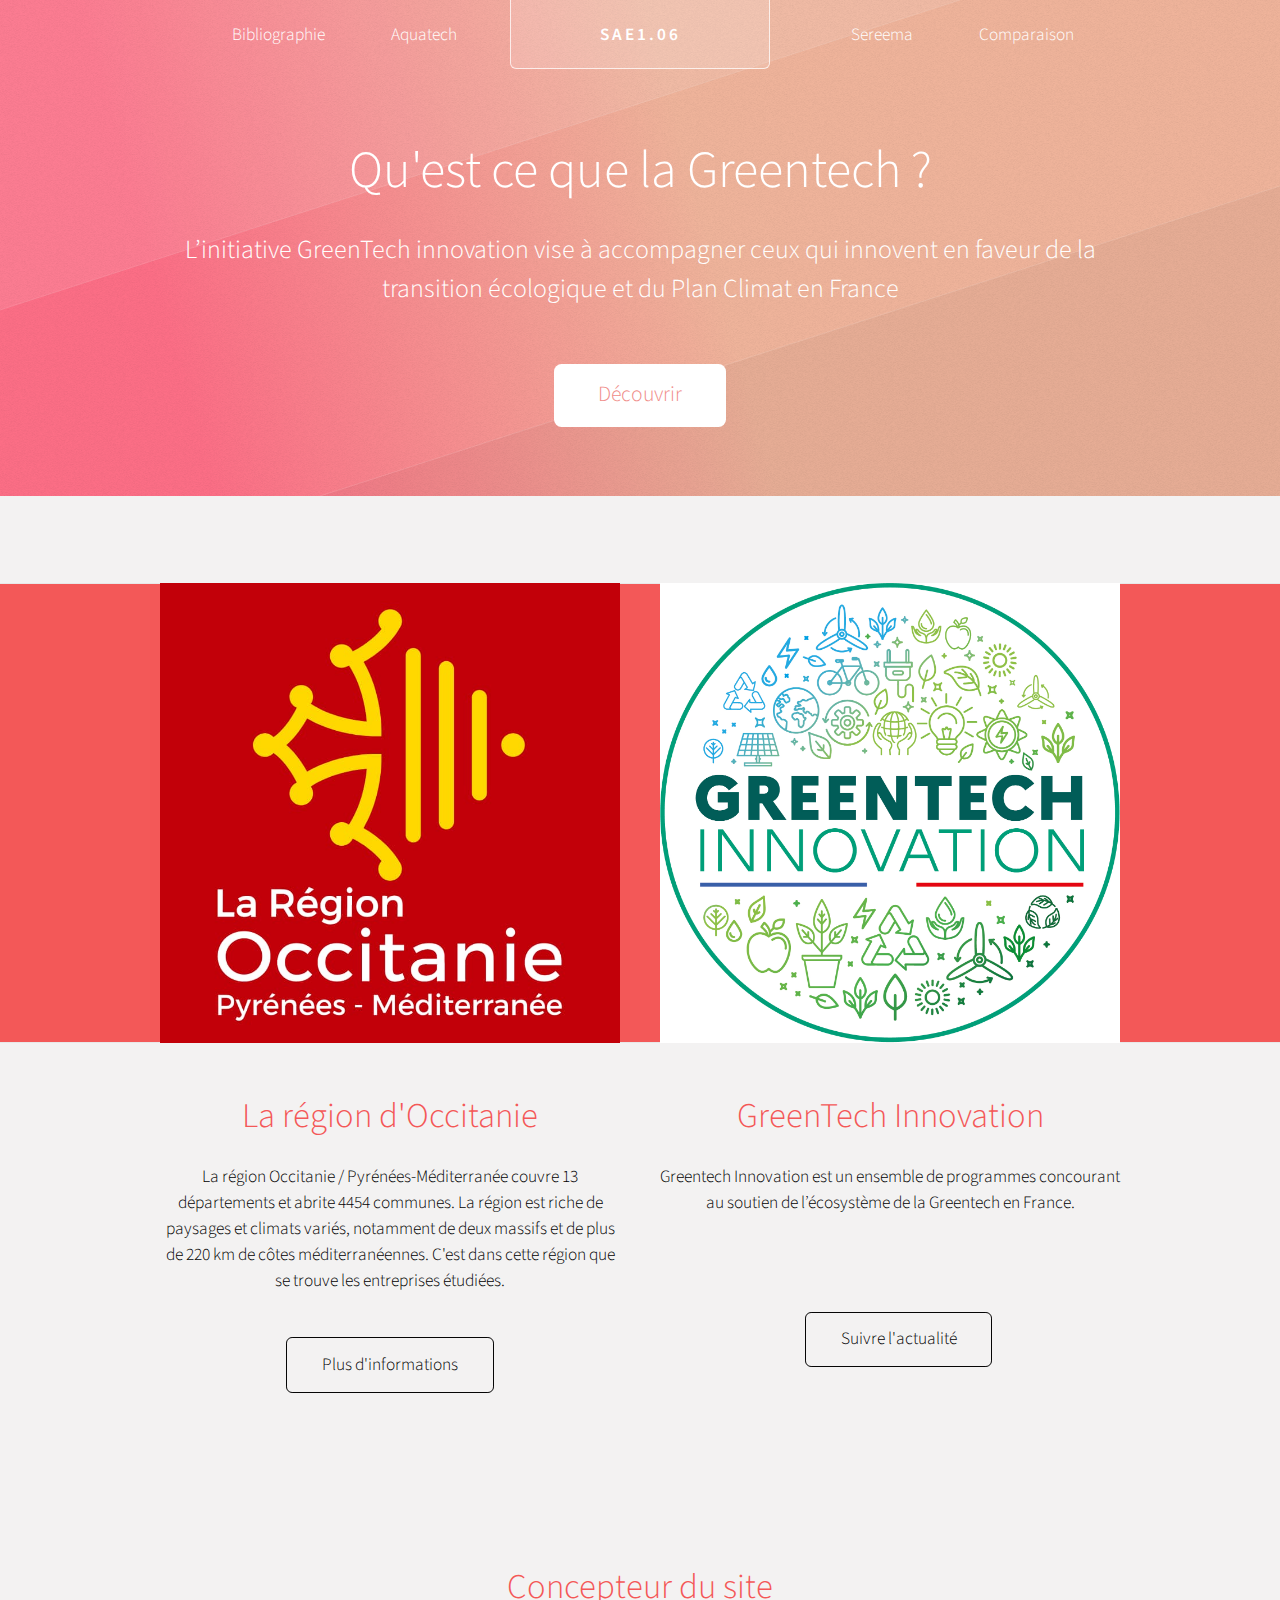
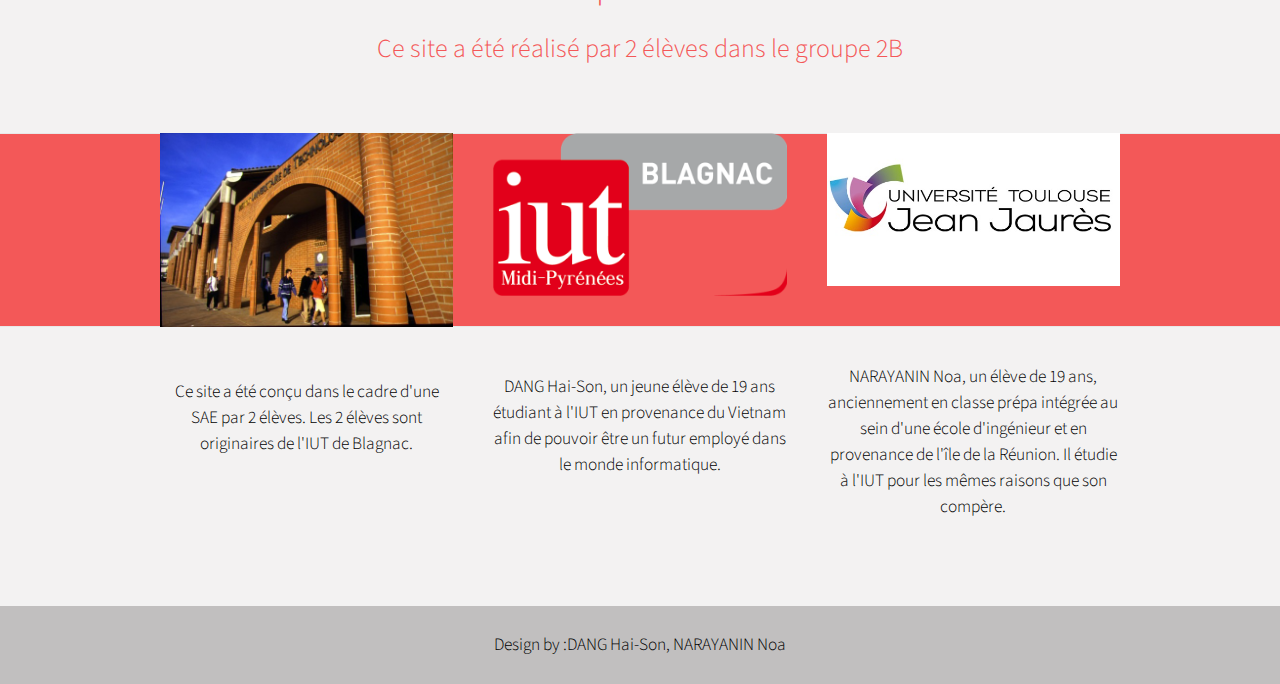
<file: index.html>
<!DOCTYPE HTML>

<html>
	<head>
		<title>SAE 1.06</title>
		<meta charset="utf-8" />
		<meta name="viewport" content="width=device-width, initial-scale=1, user-scalable=no" />
		<link rel="stylesheet" href="assets/css/main.css" />
	</head>
	<body class="homepage is-preload">
		<div id="page-wrapper">

			<!-- Header -->
				<div id="header-wrapper">
					<div id="header" class="container">

						<!-- Logo -->
							<h1 id="logo"><a href="index.html">SAE1.06</a></h1>

						<!-- Nav -->
							<nav id="nav">
								<ul>
									<li ><a href="bibliographie.html">Bibliographie</a></li>
									<li><a href="aquatech.html">Aquatech</a></li>
									
									<li class="break"><a href="sereema.html">Sereema</a></li>
									<li><a href="comparaison.html">Comparaison</a></li>
									
								</ul>
							</nav>

					</div>

					<!-- Hero -->
						<section id="hero" class="container">
							<header>
								<h2>Qu'est ce que la Greentech ?</h2>
							</header>
							<p>L’initiative GreenTech innovation vise à accompagner ceux qui innovent en faveur de la transition écologique et du Plan Climat en France</p>
							<ul class="actions">
								<li><a href="https://greentechinnovation.fr/" class="button">Découvrir</a></li>
							</ul>
						</section>

				</div>

			<!-- Features 1 -->
				<div class="wrapper">
					<div class="container">
						<div class="row">
							<section class="col-6 col-12-narrower feature">
								<div class="image-wrapper first">
									<a href="#" class="image featured first"><img src="Logo_Occitanie_2017.jpg" alt="" /></a>
								</div>
								<header>
									<h2>La région d'Occitanie
									
									</h2>
								</header>
								<p>La région Occitanie / Pyrénées-Méditerranée couvre 13 départements et abrite 4454 communes. La région est riche de paysages et climats variés, notamment de deux massifs et de plus de 220 km de côtes méditerranéennes.
									C'est dans cette région que se trouve les entreprises étudiées. 

																		</p>
								<ul class="actions">
									<li><a href="https://www.entreprises-occitanie.com/" class="button">Plus d'informations</a></li>
								</ul>
							</section>
							<section class="col-6 col-12-narrower feature">
								<div class="image-wrapper">
									<a href="#" class="image featured"><img src="logo-gt_innovation.jpg" alt="" /></a>
								</div>
								<header>
									<h2>GreenTech Innovation</h2>
								</header>
								<p>Greentech Innovation est un ensemble de programmes concourant au soutien de l’écosystème de la Greentech en France.<br><br></p>
								<ul class="actions">
									<br><li><a href="https://greentechinnovation.fr/nos-actualites/" class="button">Suivre l'actualité</a></li>
								</ul>
							</section>
						</div>
					</div>
				</div>

			
				
			<!-- Features 2 -->
				<div class="wrapper">
					<section class="container">
						<header class="major">
							<h2>Concepteur du site </h2>
							<p>Ce site a été réalisé par 2 élèves dans le groupe 2B</p>
						</header>
						<div class="row features">
							<section class="col-4 col-12-narrower feature">
								<div class="image-wrapper first">
									<a href="https://www.iut-blagnac.fr/fr/" class="image featured"><img src="entree1.jpg" alt="" /></a>
								</div>
								<p>Ce site a été conçu dans le cadre d'une SAE par 2 élèves. 
									Les 2 élèves sont originaires de l'IUT de Blagnac. </p>
							</section>
							<section class="col-4 col-12-narrower feature">
								<div class="image-wrapper">
									<a href="https://www.iut-blagnac.fr/fr/" class="image featured"><img src="Logo_IUT_Blagnac.png" alt="" /></a>
								</div>
								<p> <br> DANG Hai-Son, un jeune élève de 19 ans étudiant à l'IUT en provenance du Vietnam 
									afin de pouvoir être un futur employé dans le monde informatique.  </p>
							</section>
							
							<section class="col-4 col-12-narrower feature">
								<div class="image-wrapper">
									<a href="https://www.iut-blagnac.fr/fr/" class="image featured"><img src="Logo univ.jpg" alt="" /></a>
								</div>
								<p> <br>   NARAYANIN Noa, un élève de 19 ans, anciennement en classe prépa intégrée
								 au sein d'une école d'ingénieur et en provenance de l'île de la Réunion. 
								 Il étudie à l'IUT pour les mêmes raisons que son compère.     </p>
							</section>
						</div>
					</section>
				</div>

			
		</div>
		<p><center>Design by  :DANG Hai-Son, NARAYANIN Noa </center></p>
		<!-- Scripts -->
			<script src="assets/js/jquery.min.js"></script>
			<script src="assets/js/jquery.dropotron.min.js"></script>
			<script src="assets/js/browser.min.js"></script>
			<script src="assets/js/breakpoints.min.js"></script>
			<script src="assets/js/util.js"></script>
			<script src="assets/js/main.js"></script>

	</body>
</html>
</file>
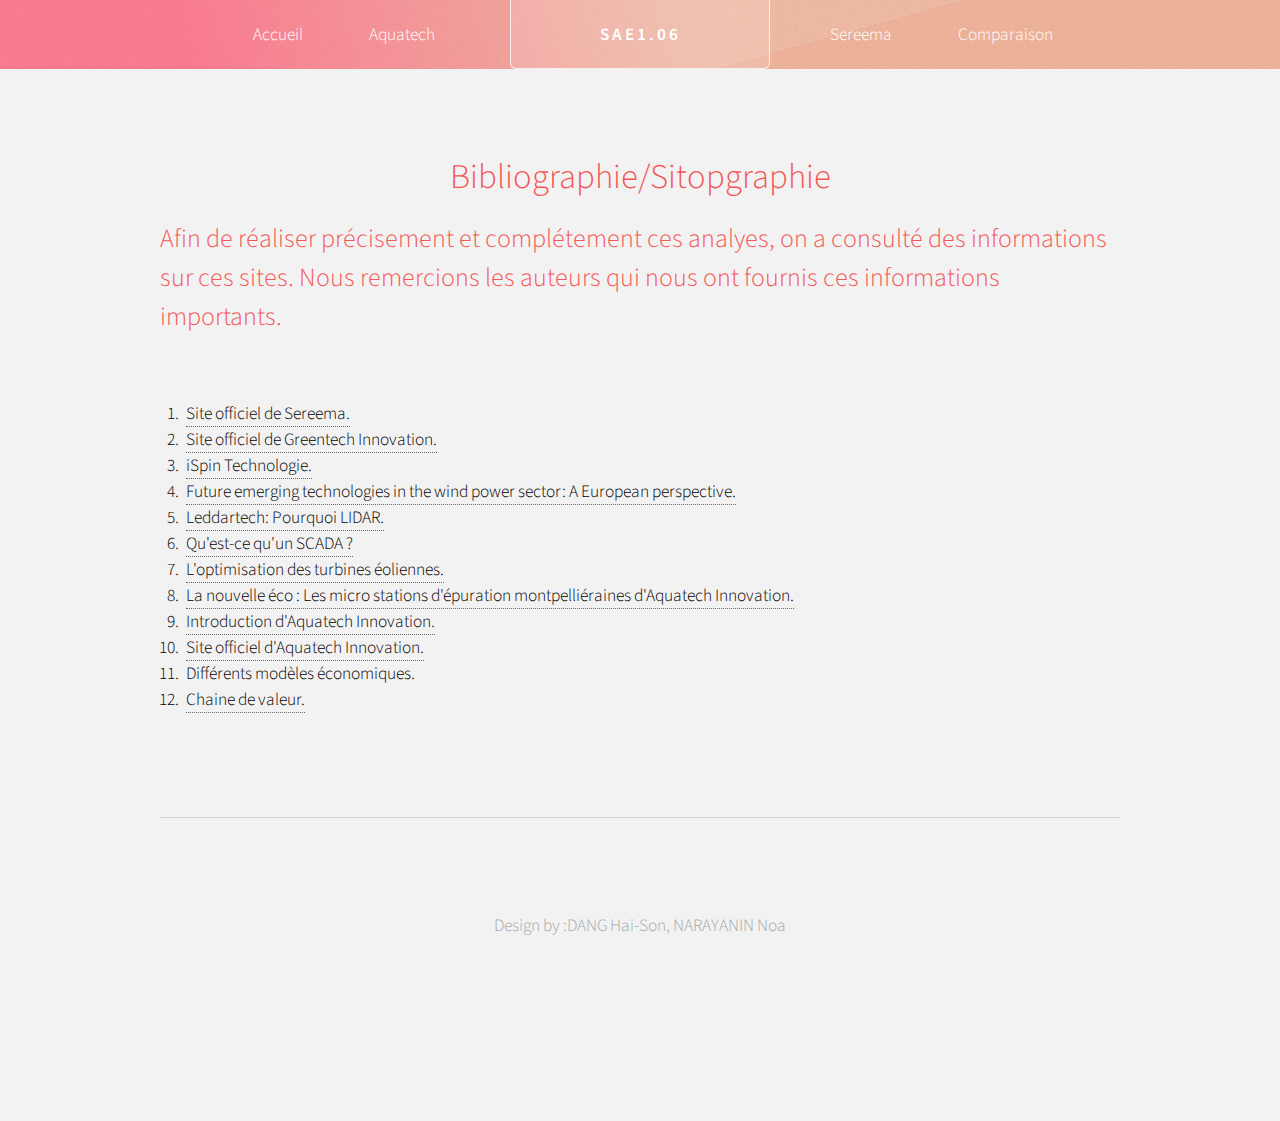
<file: bibliographie.html>
<!DOCTYPE HTML>

<html>
	<head>
		<title>Bibliographie/Sitographie</title>
		<meta charset="utf-8" />
		<meta name="viewport" content="width=device-width, initial-scale=1, user-scalable=no" />
		<link rel="stylesheet" href="assets/css/main.css" />
	</head>
	<body class="no-sidebar is-preload">
		<div id="page-wrapper">

			<!-- Header -->
				<div id="header-wrapper">
					<div id="header" class="container">

						<!-- Logo -->
							<h1 id="logo"><a href="index.html">SAE1.06</a></h1>

						<!-- Nav -->
							<nav id="nav">
								<ul>
									<li>
										<a href="index.html">Accueil</a>
									</li>
									<li><a href="aquatech.html">Aquatech</a></li>
									<li class="break"><a href="sereema.html">Sereema</a></li>
									<li><a href="comparaison.html">Comparaison</a></li>
								</ul>
							</nav>

					</div>
				</div>

			<!-- Main -->
				<div class="wrapper">
					<div class="container" id="main">

						<!-- Content -->
							<article id="content">
								<header>
									<h2><center>Bibliographie/Sitopgraphie</center></h2>
									<p>Afin de r&eacute;aliser pr&eacute;cisement et complétement ces analyes, on a consult&eacute; des informations sur ces sites.
										Nous remercions les auteurs qui nous ont fournis ces informations importants.
									</p>
								</header>
								<ol>
									<li><a href="http://www.sereema.com">Site officiel de Sereema.</a></li>
									<li><a href="https://greentechinnovation.fr/">Site officiel de Greentech Innovation.</a></li>
									<li><a href="https://www.ispin-ptp.com/ispin-technology/">iSpin Technologie.</a></li>
									<li><a href="https://www.sciencedirect.com/science/article/pii/S1364032119304782">Future emerging technologies in the wind power sector: A European perspective.</a></li>
									<li><a href="https://leddartech.com/fr/pourquoi-lidar/">Leddartech: Pourquoi LIDAR.</a></li>
									<li><a href="https://www.factorysoftware.fr/produit/supervision-et-controle/ihm-supervision-et-controle/quest-ce-que-scada#">Qu'est-ce qu'un SCADA ?</a></li>
									<li><a href="https://www.mita-teknik.com/products-solutions/wind/wind-turbine-optimization/">L'optimisation des turbines &eacute;oliennes.</a></li>
									<li><a href="https://www.francebleu.fr/infos/environnement/la-nouvelle-eco-aquatech-innovation-montpellier-recyclage-eaux-usees-environnement-station-d-1632765877">
										La nouvelle éco : Les micro stations d'épuration montpelliéraines d'Aquatech Innovation.
									</a></li>
									<li><a href="https://www.challenges.fr/start-up/details/aquatech-innovation_1130">Introduction d'Aquatech Innovation.</a></li>
									<li><a href="https://aquatech-innovation.com/">Site officiel d'Aquatech Innovation.</a></li>
									<li><a href="https://www.creerentreprise.fr/differents-modeles-economiques/"></a>Diff&eacute;rents mod&egrave;les &eacute;conomiques.</li>
									<li><a href="https://www.lecoindesentrepreneurs.fr/chaine-de-valeur/">Chaine de valeur.</a></li>
								</ol>
							</article>
						<div id="copyright" class="container">
							<p><center>Design by  :DANG Hai-Son, NARAYANIN Noa </center></p>
					</div>
				</div>

		</div>

		<!-- Scripts -->
			<script src="assets/js/jquery.min.js"></script>
			<script src="assets/js/jquery.dropotron.min.js"></script>
			<script src="assets/js/browser.min.js"></script>
			<script src="assets/js/breakpoints.min.js"></script>
			<script src="assets/js/util.js"></script>
			<script src="assets/js/main.js"></script>

	</body>
</html>
</file>
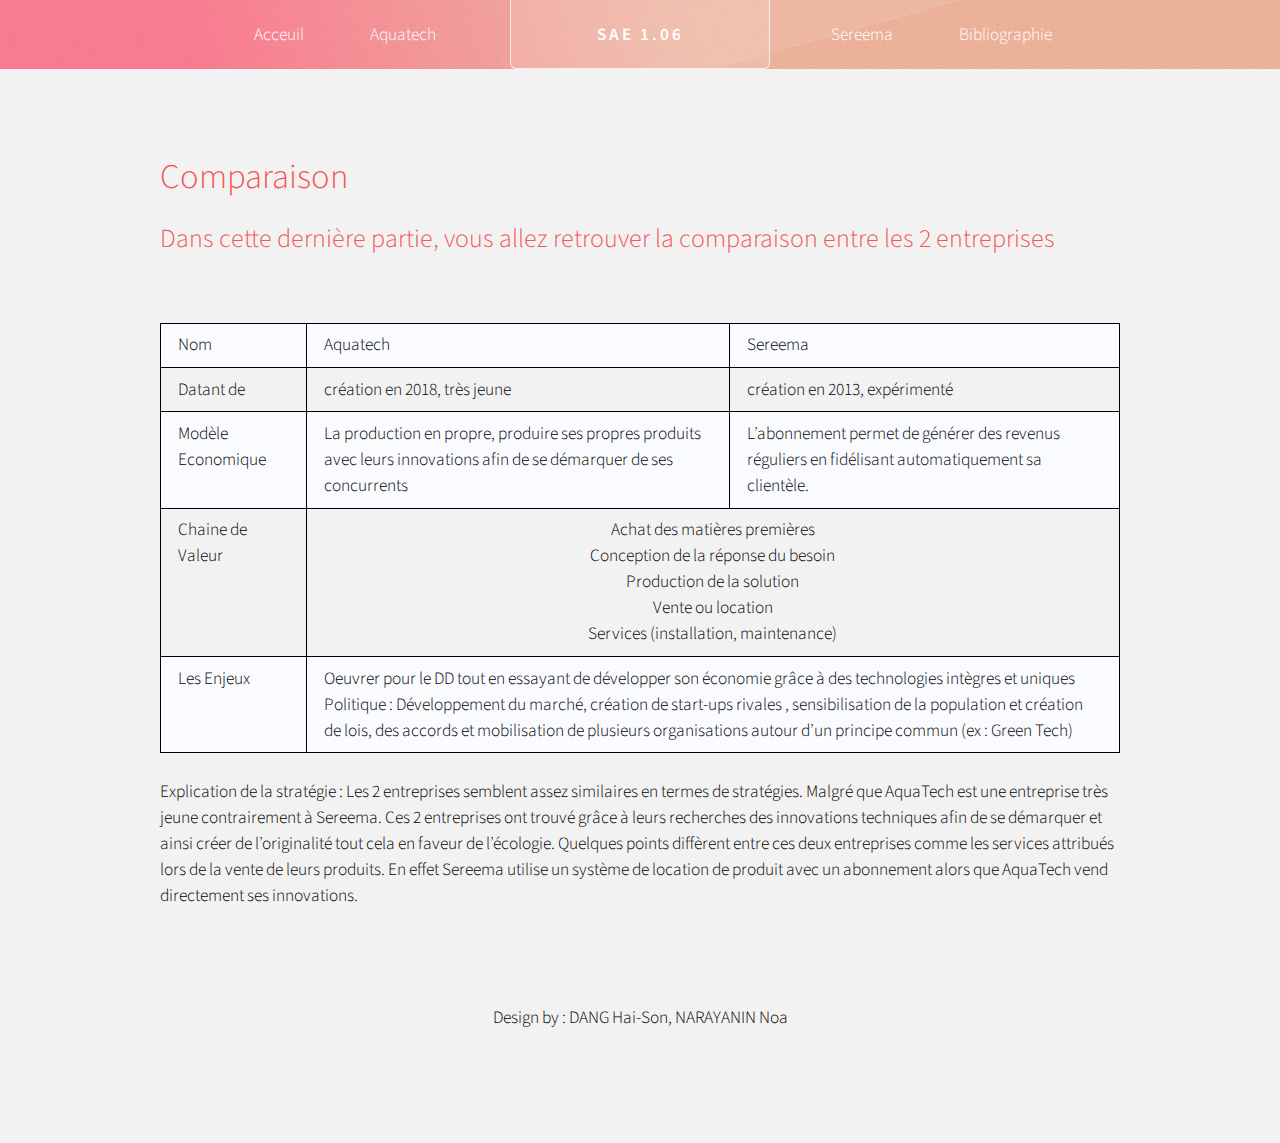
<file: comparaison.html>
<!DOCTYPE HTML>

<html>
	<head>
		<title>SAE 1.06</title>
		<meta charset="utf-8" />
		<meta name="viewport" content="width=device-width, initial-scale=1, user-scalable=no" />
		<link rel="stylesheet" href="assets/css/main.css" />
	</head>
	<body class="no-sidebar is-preload">
		<div id="page-wrapper">

			<!-- Header -->
				<div id="header-wrapper">
					<div id="header" class="container">

						<!-- Logo -->
							<h1 id="logo"><a href="index.html">SAE 1.06</a></h1>

						<!-- Nav -->
						<nav id="nav">
							<ul>
								<li>
									<a href="index.html">Acceuil</a>
									
								</li>
								<li><a href="aquatech.html">Aquatech</a></li>
								<li class="break"><a href="sereema.html">Sereema</a></li>
								<li><a href="bibliographie.html">Bibliographie</a></li>
							</ul>
						</nav>

					</div>
				</div>

			<!-- Main -->
				<div class="wrapper">
					<div class="container" id="main">

						<!-- Content -->
							<article id="content">
								<header>
									<h2>Comparaison </h2>
									<p>Dans cette dernière partie, vous allez retrouver la comparaison entre les 2 entreprises </p>
								</header>
								<table  class="default">
									
									<tr>
										<td> Nom </td>
										<td>Aquatech </td>
										<td>Sereema </td>
										
										
									</tr>
									<tr> 
										<td>Datant de </td>
										<td> création en 2018, très jeune </td>
										<td> création en 2013, expérimenté </td>
										
									</tr>
									<tr>
										<td>Modèle Economique</td>
										<td> La production en propre, produire ses propres produits avec leurs innovations afin de se démarquer de ses concurrents  </td>
										<td> L’abonnement permet de générer des revenus réguliers en fidélisant automatiquement sa clientèle.</td>


									</tr>
									<tr>
										<td>Chaine de Valeur</td>
										<td colspan="2"> <center>Achat des matières premières <br>
											Conception de la réponse du besoin <br>
											Production de la solution <br>
											Vente ou location <br>
											Services (installation, maintenance) <br> </center>
											</td>


									</tr>
									<tr>
										<td> Les Enjeux </td>
										<td colspan="2">
											Oeuvrer pour le DD tout en essayant de développer son économie grâce à des technologies intègres et uniques <br>
											Politique : Développement du marché, création de start-ups rivales , sensibilisation de la population et création de lois, des accords et mobilisation de plusieurs organisations autour d’un principe commun (ex : Green Tech)   

											</td>
									</tr>
								</table>
								
								<p>Explication de la stratégie : 

									Les 2 entreprises semblent assez similaires en termes de stratégies.
									 Malgré que AquaTech est une entreprise très jeune contrairement à Sereema. 
									 Ces 2 entreprises ont trouvé grâce à leurs recherches des innovations techniques afin de se démarquer et ainsi créer de l’originalité tout cela en faveur de l’écologie. 
									 Quelques points diffèrent entre ces deux entreprises comme les services attribués lors de la vente de leurs produits. 
									 En effet Sereema utilise un système de location de produit avec un abonnement alors que AquaTech vend directement ses innovations. 
									</p>
								
							</article>

						
					</div>
					<p><center>Design by  : DANG Hai-Son, NARAYANIN Noa </center></p>
				</div>

		</div>

		<!-- Scripts -->
			<script src="assets/js/jquery.min.js"></script>
			<script src="assets/js/jquery.dropotron.min.js"></script>
			<script src="assets/js/browser.min.js"></script>
			<script src="assets/js/breakpoints.min.js"></script>
			<script src="assets/js/util.js"></script>
			<script src="assets/js/main.js"></script>

	</body>
</html>
</file>
<file: assets/css/main.css>
@import url("fontawesome-all.min.css");
@import url("https://fonts.googleapis.com/css?family=Source+Sans+Pro:300,300italic,400,400italic,600");



html, body, div, span, applet, object,
iframe, h1, h2, h3, h4, h5, h6, p, blockquote,
pre, a, abbr, acronym, address, big, cite,
code, del, dfn, em, img, ins, kbd, q, s, samp,
small, strike, strong, sub, sup, tt, var, b,
u, i, center, dl, dt, dd, ol, ul, li, fieldset,
form, label, legend, table, caption, tbody,
tfoot, thead, tr, th, td, article, aside,
canvas, details, embed, figure, figcaption,
footer, header, hgroup, menu, nav, output, ruby,
section, summary, time, mark, audio, video {
	margin: 0;
	padding: 0;
	border: 0;
	font-size: 100%;
	font: inherit;
	vertical-align: baseline;}

article, aside, details, figcaption, figure,
footer, header, hgroup, menu, nav, section {
	display: block;}

body {
	line-height: 1;
	
}

ol, ul {
	list-style: none;
}

blockquote, q {
	quotes: none;
}

	blockquote:before, blockquote:after, q:before, q:after {
		content: '';
		content: none;
	}

table {
	border-collapse: collapse;
	border-spacing: 0;
}

body {
	-webkit-text-size-adjust: none;
}

mark {
	background-color: transparent;
	color: inherit;
}

input::-moz-focus-inner {
	border: 0;
	padding: 0;
}

input, select, textarea {
	-moz-appearance: none;
	-webkit-appearance: none;
	-ms-appearance: none;
	appearance: none;
}

/* Basic */

	@-ms-viewport {
		width: device-width;
	}

	html {
		box-sizing: border-box;
	}

	*, *:before, *:after {
		box-sizing: inherit;
	}

	body {
		background: #adababc2;
		font-family: 'Source Sans Pro', sans-serif;
		font-weight: 300;
		color: #000000;
		line-height: 1.75em;
		font-size: 14pt;
	}

		body.is-preload *, body.is-preload *:before, body.is-preload *:after {
			-moz-animation: none !important;
			-webkit-animation: none !important;
			-ms-animation: none !important;
			animation: none !important;
			-moz-transition: none !important;
			-webkit-transition: none !important;
			-ms-transition: none !important;
			transition: none !important;
		}

	input, textarea, select {
		font-family: 'Source Sans Pro', sans-serif;
		font-weight: 300;
		color: #52575c;
		line-height: 1.75em;
		font-size: 15pt;
	}

	h1, h2, h3, h4, h5, h6 {
		font-weight: 300;
		color: #F35858;
	}

	h1 a, h2 a, h3 a, h4 a, h5 a, h6 a {
		color: inherit;
		text-decoration: none;
	}

	h2 {
		font-size: 2em;
		line-height: 1.25em;
	}

	h3 {
		font-size: 1.5em;
		line-height: 1.5em;
	}

	a {
		-moz-transition: color 0.25s ease-in-out, border-color 0.25s ease-in-out, background-color 0.25s ease-in-out;
		-webkit-transition: color 0.25s ease-in-out, border-color 0.25s ease-in-out, background-color 0.25s ease-in-out;
		-ms-transition: color 0.25s ease-in-out, border-color 0.25s ease-in-out, background-color 0.25s ease-in-out;
		transition: color 0.25s ease-in-out, border-color 0.25s ease-in-out, background-color 0.25s ease-in-out;
		color: inherit;
		text-decoration: none;
		border-bottom: dotted 1px #62676c;
	}

		a:hover {
			color: #f35858;
			border-bottom-color: rgba(255, 255, 255, 0);
		}

	strong, b {
		font-weight: 400;
		color: #F35858;
	}

	em, i {
		font-style: italic;
	}

	sub {
		position: relative;
		top: 0.5em;
		font-size: 0.8em;
	}

	sup {
		position: relative;
		top: -0.5em;
		font-size: 0.8em;
	}

	hr {
		border: 0;
		border-top: solid 1px #c2c7cc;
	}

	blockquote {
		border-left: solid 0.5em #c2c7cc;
		padding: 1em 0 1em 2em;
		font-style: italic;
	}

	p, ul, ol, dl, table {
		margin-bottom: 1.5em;
	}

	br.clear {
		clear: both;
	}

	.features {
		margin-bottom: 1.5em;
	}

	.feature {
		text-align: center;
	}

/* Sections/Article */

	section, article {
		margin-bottom: 3em;
	}

	section > :last-child,
	article > :last-child,
	section:last-child,
	article:last-child {
		margin-bottom: 0;
	}

	.row > section, .row > article {
		margin-bottom: 0;
	}

	header {
		margin-bottom: 1.5em;
	}

		header > p {
			display: block;
			color: #f35858;
			padding: 0.75em 0 1em 0;
			font-size: 1.5em;
			line-height: 1.5em;
		}

		header.major {
			text-align: center;
		}

/* Container */

	.container {
		margin: 0 auto;
		max-width: 100%;
		width: 1200px;
	}

		@media screen and (max-width: 1280px) {

			.container {
				width: 960px;
			}

		}

		@media screen and (max-width: 1080px) {

			.container {
				width: 100%;
			}

		}

		@media screen and (max-width: 820px) {

			.container {
				width: 100%;
			}

		}

		@media screen and (max-width: 736px) {

			.container {
				width: 100%;
			}

		}

		@media screen and (max-width: 480px) {

			.container {
				width: 100%;
			}

		}

/* Row */

	.row {
		display: flex;
		flex-wrap: wrap;
		box-sizing: border-box;
		align-items: stretch;
	}

		.row > * {
			box-sizing: border-box;
		}

		.row.gtr-uniform > * > :last-child {
			margin-bottom: 0;
		}

		.row.aln-left {
			justify-content: flex-start;
		}

		.row.aln-center {
			justify-content: center;
		}

		.row.aln-right {
			justify-content: flex-end;
		}

		.row.aln-top {
			align-items: flex-start;
		}

		.row.aln-middle {
			align-items: center;
		}

		.row.aln-bottom {
			align-items: flex-end;
		}

		.row > .imp {
			order: -1;
		}

		.row > .col-1 {
			width: 8.33333%;
		}

		.row > .off-1 {
			margin-left: 8.33333%;
		}

		.row > .col-2 {
			width: 16.66667%;
		}

		.row > .off-2 {
			margin-left: 16.66667%;
		}

		.row > .col-3 {
			width: 25%;
		}

		.row > .off-3 {
			margin-left: 25%;
		}

		.row > .col-4 {
			width: 33.33333%;
		}

		.row > .off-4 {
			margin-left: 33.33333%;
		}

		.row > .col-5 {
			width: 41.66667%;
		}

		.row > .off-5 {
			margin-left: 41.66667%;
		}

		.row > .col-6 {
			width: 50%;
		}

		.row > .off-6 {
			margin-left: 50%;
		}

		.row > .col-7 {
			width: 58.33333%;
		}

		.row > .off-7 {
			margin-left: 58.33333%;
		}

		.row > .col-8 {
			width: 66.66667%;
		}

		.row > .off-8 {
			margin-left: 66.66667%;
		}

		.row > .col-9 {
			width: 75%;
		}

		.row > .off-9 {
			margin-left: 75%;
		}

		.row > .col-10 {
			width: 83.33333%;
		}

		.row > .off-10 {
			margin-left: 83.33333%;
		}

		.row > .col-11 {
			width: 91.66667%;
		}

		.row > .off-11 {
			margin-left: 91.66667%;
		}

		.row > .col-12 {
			width: 100%;
		}

		.row > .off-12 {
			margin-left: 100%;
		}

		.row.gtr-0 {
			margin-top: 0px;
			margin-left: 0px;
		}

			.row.gtr-0 > * {
				padding: 0px 0 0 0px;
			}

			.row.gtr-0.gtr-uniform {
				margin-top: 0px;
			}

				.row.gtr-0.gtr-uniform > * {
					padding-top: 0px;
				}

		.row.gtr-25 {
			margin-top: -12.5px;
			margin-left: -12.5px;
		}

			.row.gtr-25 > * {
				padding: 12.5px 0 0 12.5px;
			}

			.row.gtr-25.gtr-uniform {
				margin-top: -12.5px;
			}

				.row.gtr-25.gtr-uniform > * {
					padding-top: 12.5px;
				}

		.row.gtr-50 {
			margin-top: -25px;
			margin-left: -25px;
		}

			.row.gtr-50 > * {
				padding: 25px 0 0 25px;
			}

			.row.gtr-50.gtr-uniform {
				margin-top: -25px;
			}

				.row.gtr-50.gtr-uniform > * {
					padding-top: 25px;
				}

		.row {
			margin-top: -50px;
			margin-left: -50px;
		}

			.row > * {
				padding: 50px 0 0 50px;
			}

			.row.gtr-uniform {
				margin-top: -50px;
			}

				.row.gtr-uniform > * {
					padding-top: 50px;
				}

		.row.gtr-150 {
			margin-top: -75px;
			margin-left: -75px;
		}

			.row.gtr-150 > * {
				padding: 75px 0 0 75px;
			}

			.row.gtr-150.gtr-uniform {
				margin-top: -75px;
			}

				.row.gtr-150.gtr-uniform > * {
					padding-top: 75px;
				}

		.row.gtr-200 {
			margin-top: -100px;
			margin-left: -100px;
		}

			.row.gtr-200 > * {
				padding: 100px 0 0 100px;
			}

			.row.gtr-200.gtr-uniform {
				margin-top: -100px;
			}

				.row.gtr-200.gtr-uniform > * {
					padding-top: 100px;
				}

		@media screen and (max-width: 1280px) {

			.row {
				display: flex;
				flex-wrap: wrap;
				box-sizing: border-box;
				align-items: stretch;
			}

				.row > * {
					box-sizing: border-box;
				}

				.row.gtr-uniform > * > :last-child {
					margin-bottom: 0;
				}

				.row.aln-left {
					justify-content: flex-start;
				}

				.row.aln-center {
					justify-content: center;
				}

				.row.aln-right {
					justify-content: flex-end;
				}

				.row.aln-top {
					align-items: flex-start;
				}

				.row.aln-middle {
					align-items: center;
				}

				.row.aln-bottom {
					align-items: flex-end;
				}

				.row > .imp-normal {
					order: -1;
				}

				.row > .col-1-normal {
					width: 8.33333%;
				}

				.row > .off-1-normal {
					margin-left: 8.33333%;
				}

				.row > .col-2-normal {
					width: 16.66667%;
				}

				.row > .off-2-normal {
					margin-left: 16.66667%;
				}

				.row > .col-3-normal {
					width: 25%;
				}

				.row > .off-3-normal {
					margin-left: 25%;
				}

				.row > .col-4-normal {
					width: 33.33333%;
				}

				.row > .off-4-normal {
					margin-left: 33.33333%;
				}

				.row > .col-5-normal {
					width: 41.66667%;
				}

				.row > .off-5-normal {
					margin-left: 41.66667%;
				}

				.row > .col-6-normal {
					width: 50%;
				}

				.row > .off-6-normal {
					margin-left: 50%;
				}

				.row > .col-7-normal {
					width: 58.33333%;
				}

				.row > .off-7-normal {
					margin-left: 58.33333%;
				}

				.row > .col-8-normal {
					width: 66.66667%;
				}

				.row > .off-8-normal {
					margin-left: 66.66667%;
				}

				.row > .col-9-normal {
					width: 75%;
				}

				.row > .off-9-normal {
					margin-left: 75%;
				}

				.row > .col-10-normal {
					width: 83.33333%;
				}

				.row > .off-10-normal {
					margin-left: 83.33333%;
				}

				.row > .col-11-normal {
					width: 91.66667%;
				}

				.row > .off-11-normal {
					margin-left: 91.66667%;
				}

				.row > .col-12-normal {
					width: 100%;
				}

				.row > .off-12-normal {
					margin-left: 100%;
				}

				.row.gtr-0 {
					margin-top: 0px;
					margin-left: 0px;
				}

					.row.gtr-0 > * {
						padding: 0px 0 0 0px;
					}

					.row.gtr-0.gtr-uniform {
						margin-top: 0px;
					}

						.row.gtr-0.gtr-uniform > * {
							padding-top: 0px;
						}

				.row.gtr-25 {
					margin-top: -10px;
					margin-left: -10px;
				}

					.row.gtr-25 > * {
						padding: 10px 0 0 10px;
					}

					.row.gtr-25.gtr-uniform {
						margin-top: -10px;
					}

						.row.gtr-25.gtr-uniform > * {
							padding-top: 10px;
						}

				.row.gtr-50 {
					margin-top: -20px;
					margin-left: -20px;
				}

					.row.gtr-50 > * {
						padding: 20px 0 0 20px;
					}

					.row.gtr-50.gtr-uniform {
						margin-top: -20px;
					}

						.row.gtr-50.gtr-uniform > * {
							padding-top: 20px;
						}

				.row {
					margin-top: -40px;
					margin-left: -40px;
				}

					.row > * {
						padding: 40px 0 0 40px;
					}

					.row.gtr-uniform {
						margin-top: -40px;
					}

						.row.gtr-uniform > * {
							padding-top: 40px;
						}

				.row.gtr-150 {
					margin-top: -60px;
					margin-left: -60px;
				}

					.row.gtr-150 > * {
						padding: 60px 0 0 60px;
					}

					.row.gtr-150.gtr-uniform {
						margin-top: -60px;
					}

						.row.gtr-150.gtr-uniform > * {
							padding-top: 60px;
						}

				.row.gtr-200 {
					margin-top: -80px;
					margin-left: -80px;
				}

					.row.gtr-200 > * {
						padding: 80px 0 0 80px;
					}

					.row.gtr-200.gtr-uniform {
						margin-top: -80px;
					}

						.row.gtr-200.gtr-uniform > * {
							padding-top: 80px;
						}

		}

		@media screen and (max-width: 1080px) {

			.row {
				display: flex;
				flex-wrap: wrap;
				box-sizing: border-box;
				align-items: stretch;
			}

				.row > * {
					box-sizing: border-box;
				}

				.row.gtr-uniform > * > :last-child {
					margin-bottom: 0;
				}

				.row.aln-left {
					justify-content: flex-start;
				}

				.row.aln-center {
					justify-content: center;
				}

				.row.aln-right {
					justify-content: flex-end;
				}

				.row.aln-top {
					align-items: flex-start;
				}

				.row.aln-middle {
					align-items: center;
				}

				.row.aln-bottom {
					align-items: flex-end;
				}

				.row > .imp-narrow {
					order: -1;
				}

				.row > .col-1-narrow {
					width: 8.33333%;
				}

				.row > .off-1-narrow {
					margin-left: 8.33333%;
				}

				.row > .col-2-narrow {
					width: 16.66667%;
				}

				.row > .off-2-narrow {
					margin-left: 16.66667%;
				}

				.row > .col-3-narrow {
					width: 25%;
				}

				.row > .off-3-narrow {
					margin-left: 25%;
				}

				.row > .col-4-narrow {
					width: 33.33333%;
				}

				.row > .off-4-narrow {
					margin-left: 33.33333%;
				}

				.row > .col-5-narrow {
					width: 41.66667%;
				}

				.row > .off-5-narrow {
					margin-left: 41.66667%;
				}

				.row > .col-6-narrow {
					width: 50%;
				}

				.row > .off-6-narrow {
					margin-left: 50%;
				}

				.row > .col-7-narrow {
					width: 58.33333%;
				}

				.row > .off-7-narrow {
					margin-left: 58.33333%;
				}

				.row > .col-8-narrow {
					width: 66.66667%;
				}

				.row > .off-8-narrow {
					margin-left: 66.66667%;
				}

				.row > .col-9-narrow {
					width: 75%;
				}

				.row > .off-9-narrow {
					margin-left: 75%;
				}

				.row > .col-10-narrow {
					width: 83.33333%;
				}

				.row > .off-10-narrow {
					margin-left: 83.33333%;
				}

				.row > .col-11-narrow {
					width: 91.66667%;
				}

				.row > .off-11-narrow {
					margin-left: 91.66667%;
				}

				.row > .col-12-narrow {
					width: 100%;
				}

				.row > .off-12-narrow {
					margin-left: 100%;
				}

				.row.gtr-0 {
					margin-top: 0px;
					margin-left: 0px;
				}

					.row.gtr-0 > * {
						padding: 0px 0 0 0px;
					}

					.row.gtr-0.gtr-uniform {
						margin-top: 0px;
					}

						.row.gtr-0.gtr-uniform > * {
							padding-top: 0px;
						}

				.row.gtr-25 {
					margin-top: -10px;
					margin-left: -10px;
				}

					.row.gtr-25 > * {
						padding: 10px 0 0 10px;
					}

					.row.gtr-25.gtr-uniform {
						margin-top: -10px;
					}

						.row.gtr-25.gtr-uniform > * {
							padding-top: 10px;
						}

				.row.gtr-50 {
					margin-top: -20px;
					margin-left: -20px;
				}

					.row.gtr-50 > * {
						padding: 20px 0 0 20px;
					}

					.row.gtr-50.gtr-uniform {
						margin-top: -20px;
					}

						.row.gtr-50.gtr-uniform > * {
							padding-top: 20px;
						}

				.row {
					margin-top: -40px;
					margin-left: -40px;
				}

					.row > * {
						padding: 40px 0 0 40px;
					}

					.row.gtr-uniform {
						margin-top: -40px;
					}

						.row.gtr-uniform > * {
							padding-top: 40px;
						}

				.row.gtr-150 {
					margin-top: -60px;
					margin-left: -60px;
				}

					.row.gtr-150 > * {
						padding: 60px 0 0 60px;
					}

					.row.gtr-150.gtr-uniform {
						margin-top: -60px;
					}

						.row.gtr-150.gtr-uniform > * {
							padding-top: 60px;
						}

				.row.gtr-200 {
					margin-top: -80px;
					margin-left: -80px;
				}

					.row.gtr-200 > * {
						padding: 80px 0 0 80px;
					}

					.row.gtr-200.gtr-uniform {
						margin-top: -80px;
					}

						.row.gtr-200.gtr-uniform > * {
							padding-top: 80px;
						}

		}

		@media screen and (max-width: 820px) {

			.row {
				display: flex;
				flex-wrap: wrap;
				box-sizing: border-box;
				align-items: stretch;
			}

				.row > * {
					box-sizing: border-box;
				}

				.row.gtr-uniform > * > :last-child {
					margin-bottom: 0;
				}

				.row.aln-left {
					justify-content: flex-start;
				}

				.row.aln-center {
					justify-content: center;
				}

				.row.aln-right {
					justify-content: flex-end;
				}

				.row.aln-top {
					align-items: flex-start;
				}

				.row.aln-middle {
					align-items: center;
				}

				.row.aln-bottom {
					align-items: flex-end;
				}

				.row > .imp-narrower {
					order: -1;
				}

				.row > .col-1-narrower {
					width: 8.33333%;
				}

				.row > .off-1-narrower {
					margin-left: 8.33333%;
				}

				.row > .col-2-narrower {
					width: 16.66667%;
				}

				.row > .off-2-narrower {
					margin-left: 16.66667%;
				}

				.row > .col-3-narrower {
					width: 25%;
				}

				.row > .off-3-narrower {
					margin-left: 25%;
				}

				.row > .col-4-narrower {
					width: 33.33333%;
				}

				.row > .off-4-narrower {
					margin-left: 33.33333%;
				}

				.row > .col-5-narrower {
					width: 41.66667%;
				}

				.row > .off-5-narrower {
					margin-left: 41.66667%;
				}

				.row > .col-6-narrower {
					width: 50%;
				}

				.row > .off-6-narrower {
					margin-left: 50%;
				}

				.row > .col-7-narrower {
					width: 58.33333%;
				}

				.row > .off-7-narrower {
					margin-left: 58.33333%;
				}

				.row > .col-8-narrower {
					width: 66.66667%;
				}

				.row > .off-8-narrower {
					margin-left: 66.66667%;
				}

				.row > .col-9-narrower {
					width: 75%;
				}

				.row > .off-9-narrower {
					margin-left: 75%;
				}

				.row > .col-10-narrower {
					width: 83.33333%;
				}

				.row > .off-10-narrower {
					margin-left: 83.33333%;
				}

				.row > .col-11-narrower {
					width: 91.66667%;
				}

				.row > .off-11-narrower {
					margin-left: 91.66667%;
				}

				.row > .col-12-narrower {
					width: 100%;
				}

				.row > .off-12-narrower {
					margin-left: 100%;
				}

				.row.gtr-0 {
					margin-top: 0px;
					margin-left: 0px;
				}

					.row.gtr-0 > * {
						padding: 0px 0 0 0px;
					}

					.row.gtr-0.gtr-uniform {
						margin-top: 0px;
					}

						.row.gtr-0.gtr-uniform > * {
							padding-top: 0px;
						}

				.row.gtr-25 {
					margin-top: -7.5px;
					margin-left: -7.5px;
				}

					.row.gtr-25 > * {
						padding: 7.5px 0 0 7.5px;
					}

					.row.gtr-25.gtr-uniform {
						margin-top: -7.5px;
					}

						.row.gtr-25.gtr-uniform > * {
							padding-top: 7.5px;
						}

				.row.gtr-50 {
					margin-top: -15px;
					margin-left: -15px;
				}

					.row.gtr-50 > * {
						padding: 15px 0 0 15px;
					}

					.row.gtr-50.gtr-uniform {
						margin-top: -15px;
					}

						.row.gtr-50.gtr-uniform > * {
							padding-top: 15px;
						}

				.row {
					margin-top: -30px;
					margin-left: -30px;
				}

					.row > * {
						padding: 30px 0 0 30px;
					}

					.row.gtr-uniform {
						margin-top: -30px;
					}

						.row.gtr-uniform > * {
							padding-top: 30px;
						}

				.row.gtr-150 {
					margin-top: -45px;
					margin-left: -45px;
				}

					.row.gtr-150 > * {
						padding: 45px 0 0 45px;
					}

					.row.gtr-150.gtr-uniform {
						margin-top: -45px;
					}

						.row.gtr-150.gtr-uniform > * {
							padding-top: 45px;
						}

				.row.gtr-200 {
					margin-top: -60px;
					margin-left: -60px;
				}

					.row.gtr-200 > * {
						padding: 60px 0 0 60px;
					}

					.row.gtr-200.gtr-uniform {
						margin-top: -60px;
					}

						.row.gtr-200.gtr-uniform > * {
							padding-top: 60px;
						}

		}

		@media screen and (max-width: 736px) {

			.row {
				display: flex;
				flex-wrap: wrap;
				box-sizing: border-box;
				align-items: stretch;
			}

				.row > * {
					box-sizing: border-box;
				}

				.row.gtr-uniform > * > :last-child {
					margin-bottom: 0;
				}

				.row.aln-left {
					justify-content: flex-start;
				}

				.row.aln-center {
					justify-content: center;
				}

				.row.aln-right {
					justify-content: flex-end;
				}

				.row.aln-top {
					align-items: flex-start;
				}

				.row.aln-middle {
					align-items: center;
				}

				.row.aln-bottom {
					align-items: flex-end;
				}

				.row > .imp-mobile {
					order: -1;
				}

				.row > .col-1-mobile {
					width: 8.33333%;
				}

				.row > .off-1-mobile {
					margin-left: 8.33333%;
				}

				.row > .col-2-mobile {
					width: 16.66667%;
				}

				.row > .off-2-mobile {
					margin-left: 16.66667%;
				}

				.row > .col-3-mobile {
					width: 25%;
				}

				.row > .off-3-mobile {
					margin-left: 25%;
				}

				.row > .col-4-mobile {
					width: 33.33333%;
				}

				.row > .off-4-mobile {
					margin-left: 33.33333%;
				}

				.row > .col-5-mobile {
					width: 41.66667%;
				}

				.row > .off-5-mobile {
					margin-left: 41.66667%;
				}

				.row > .col-6-mobile {
					width: 50%;
				}

				.row > .off-6-mobile {
					margin-left: 50%;
				}

				.row > .col-7-mobile {
					width: 58.33333%;
				}

				.row > .off-7-mobile {
					margin-left: 58.33333%;
				}

				.row > .col-8-mobile {
					width: 66.66667%;
				}

				.row > .off-8-mobile {
					margin-left: 66.66667%;
				}

				.row > .col-9-mobile {
					width: 75%;
				}

				.row > .off-9-mobile {
					margin-left: 75%;
				}

				.row > .col-10-mobile {
					width: 83.33333%;
				}

				.row > .off-10-mobile {
					margin-left: 83.33333%;
				}

				.row > .col-11-mobile {
					width: 91.66667%;
				}

				.row > .off-11-mobile {
					margin-left: 91.66667%;
				}

				.row > .col-12-mobile {
					width: 100%;
				}

				.row > .off-12-mobile {
					margin-left: 100%;
				}

				.row.gtr-0 {
					margin-top: 0px;
					margin-left: 0px;
				}

					.row.gtr-0 > * {
						padding: 0px 0 0 0px;
					}

					.row.gtr-0.gtr-uniform {
						margin-top: 0px;
					}

						.row.gtr-0.gtr-uniform > * {
							padding-top: 0px;
						}

				.row.gtr-25 {
					margin-top: -5px;
					margin-left: -5px;
				}

					.row.gtr-25 > * {
						padding: 5px 0 0 5px;
					}

					.row.gtr-25.gtr-uniform {
						margin-top: -5px;
					}

						.row.gtr-25.gtr-uniform > * {
							padding-top: 5px;
						}

				.row.gtr-50 {
					margin-top: -10px;
					margin-left: -10px;
				}

					.row.gtr-50 > * {
						padding: 10px 0 0 10px;
					}

					.row.gtr-50.gtr-uniform {
						margin-top: -10px;
					}

						.row.gtr-50.gtr-uniform > * {
							padding-top: 10px;
						}

				.row {
					margin-top: -20px;
					margin-left: -20px;
				}

					.row > * {
						padding: 20px 0 0 20px;
					}

					.row.gtr-uniform {
						margin-top: -20px;
					}

						.row.gtr-uniform > * {
							padding-top: 20px;
						}

				.row.gtr-150 {
					margin-top: -30px;
					margin-left: -30px;
				}

					.row.gtr-150 > * {
						padding: 30px 0 0 30px;
					}

					.row.gtr-150.gtr-uniform {
						margin-top: -30px;
					}

						.row.gtr-150.gtr-uniform > * {
							padding-top: 30px;
						}

				.row.gtr-200 {
					margin-top: -40px;
					margin-left: -40px;
				}

					.row.gtr-200 > * {
						padding: 40px 0 0 40px;
					}

					.row.gtr-200.gtr-uniform {
						margin-top: -40px;
					}

						.row.gtr-200.gtr-uniform > * {
							padding-top: 40px;
						}

		}

		@media screen and (max-width: 480px) {

			.row {
				display: flex;
				flex-wrap: wrap;
				box-sizing: border-box;
				align-items: stretch;
			}

				.row > * {
					box-sizing: border-box;
				}

				.row.gtr-uniform > * > :last-child {
					margin-bottom: 0;
				}

				.row.aln-left {
					justify-content: flex-start;
				}

				.row.aln-center {
					justify-content: center;
				}

				.row.aln-right {
					justify-content: flex-end;
				}

				.row.aln-top {
					align-items: flex-start;
				}

				.row.aln-middle {
					align-items: center;
				}

				.row.aln-bottom {
					align-items: flex-end;
				}

				.row > .imp-mobilep {
					order: -1;
				}

				.row > .col-1-mobilep {
					width: 8.33333%;
				}

				.row > .off-1-mobilep {
					margin-left: 8.33333%;
				}

				.row > .col-2-mobilep {
					width: 16.66667%;
				}

				.row > .off-2-mobilep {
					margin-left: 16.66667%;
				}

				.row > .col-3-mobilep {
					width: 25%;
				}

				.row > .off-3-mobilep {
					margin-left: 25%;
				}

				.row > .col-4-mobilep {
					width: 33.33333%;
				}

				.row > .off-4-mobilep {
					margin-left: 33.33333%;
				}

				.row > .col-5-mobilep {
					width: 41.66667%;
				}

				.row > .off-5-mobilep {
					margin-left: 41.66667%;
				}

				.row > .col-6-mobilep {
					width: 50%;
				}

				.row > .off-6-mobilep {
					margin-left: 50%;
				}

				.row > .col-7-mobilep {
					width: 58.33333%;
				}

				.row > .off-7-mobilep {
					margin-left: 58.33333%;
				}

				.row > .col-8-mobilep {
					width: 66.66667%;
				}

				.row > .off-8-mobilep {
					margin-left: 66.66667%;
				}

				.row > .col-9-mobilep {
					width: 75%;
				}

				.row > .off-9-mobilep {
					margin-left: 75%;
				}

				.row > .col-10-mobilep {
					width: 83.33333%;
				}

				.row > .off-10-mobilep {
					margin-left: 83.33333%;
				}

				.row > .col-11-mobilep {
					width: 91.66667%;
				}

				.row > .off-11-mobilep {
					margin-left: 91.66667%;
				}

				.row > .col-12-mobilep {
					width: 100%;
				}

				.row > .off-12-mobilep {
					margin-left: 100%;
				}

				.row.gtr-0 {
					margin-top: 0px;
					margin-left: 0px;
				}

					.row.gtr-0 > * {
						padding: 0px 0 0 0px;
					}

					.row.gtr-0.gtr-uniform {
						margin-top: 0px;
					}

						.row.gtr-0.gtr-uniform > * {
							padding-top: 0px;
						}

				.row.gtr-25 {
					margin-top: -5px;
					margin-left: -5px;
				}

					.row.gtr-25 > * {
						padding: 5px 0 0 5px;
					}

					.row.gtr-25.gtr-uniform {
						margin-top: -5px;
					}

						.row.gtr-25.gtr-uniform > * {
							padding-top: 5px;
						}

				.row.gtr-50 {
					margin-top: -10px;
					margin-left: -10px;
				}

					.row.gtr-50 > * {
						padding: 10px 0 0 10px;
					}

					.row.gtr-50.gtr-uniform {
						margin-top: -10px;
					}

						.row.gtr-50.gtr-uniform > * {
							padding-top: 10px;
						}

				.row {
					margin-top: -20px;
					margin-left: -20px;
				}

					.row > * {
						padding: 20px 0 0 20px;
					}

					.row.gtr-uniform {
						margin-top: -20px;
					}

						.row.gtr-uniform > * {
							padding-top: 20px;
						}

				.row.gtr-150 {
					margin-top: -30px;
					margin-left: -30px;
				}

					.row.gtr-150 > * {
						padding: 30px 0 0 30px;
					}

					.row.gtr-150.gtr-uniform {
						margin-top: -30px;
					}

						.row.gtr-150.gtr-uniform > * {
							padding-top: 30px;
						}

				.row.gtr-200 {
					margin-top: -40px;
					margin-left: -40px;
				}

					.row.gtr-200 > * {
						padding: 40px 0 0 40px;
					}

					.row.gtr-200.gtr-uniform {
						margin-top: -40px;
					}

						.row.gtr-200.gtr-uniform > * {
							padding-top: 40px;
						}

		}

/* Image */

	.image {
		-moz-transition: opacity 0.25s ease-in-out;
		-webkit-transition: opacity 0.25s ease-in-out;
		-ms-transition: opacity 0.25s ease-in-out;
		transition: opacity 0.25s ease-in-out;
		display: inline-block;
		outline: 0;
		border: 0;
	}

		.image img {
			display: block;
			width: 100%;
		}

		.image.fit {
			display: block;
			width: 100%;
		}

		.image.featured {
			display: block;
			width: 100%;
			margin: 0 0 3em 0;
		}

		.image.left {
			float: left;
			margin: 0 2em 2em 0;
		}

		.image.centered {
			display: block;
			margin: 0 0 3em 0;
		}

			.image.centered img {
				margin: 0 auto;
				width: auto;
			}

	a.image:hover {
		opacity: 0.85;
	}

/* List */

	ul {
		list-style: disc;
		padding-left: 1em;
	}

		ul li {
			padding-left: 0.5em;
		}

	ol {
		list-style: decimal;
		padding-left: 1.25em;
	}

		ol li {
			padding-left: 0.25em;
		}

/* Actions */

	ul.actions {
		padding-top: 1em;
		list-style: none;
		padding-left: 0;
	}

		ul.actions.major {
			text-align: center;
		}

		ul.actions li {
			display: inline-block;
			margin-left: 1em;
			padding-left: 0;
		}

			ul.actions li:first-child {
				margin-left: 0;
			}

/* Divided */

	ul.divided {
		list-style: none;
		padding-left: 0;
	}

		ul.divided li {
			border-top: solid 1px #d2d7dc;
			padding-top: 2em;
			margin-top: 2em;
			padding-left: 0;
		}

			ul.divided li:first-child {
				padding-top: 0;
				margin-top: 0;
				border-top: 0;
			}

/* Icons */

	ul.icons {
		list-style: none;
		padding-left: 0;
	}

		ul.icons li {
			padding-left: 0;
		}

			ul.icons li:before {
				display: inline-block;
				color: #fff;
				background: #61666b;
				width: 2.5em;
				height: 2.5em;
				border-radius: 0.35em;
				text-align: center;
				line-height: 2.5em;
				margin-right: 0.75em;
			}

/* Menu */

	ul.menu {
		list-style: none;
		padding-left: 0;
	}

		ul.menu li {
			display: inline-block;
			border-left: solid 1px #d2d7dc;
			padding-left: 1em;
			margin-left: 1em;
		}

			ul.menu li:first-child {
				border-left: 0;
				padding-left: 0;
				margin-left: 0;
			}

/* Form */

	form .actions {
		padding-top: 0;
	}

	form label {
		display: block;
		font-weight: 300;
		color: #52575c;
		margin: 0 0 0.5em 0;
	}

	form input[type="text"],
	form input[type="email"],
	form input[type="password"],
	form select,
	form textarea {
		-moz-transition: background-color 0.25s ease-in-out;
		-webkit-transition: background-color 0.25s ease-in-out;
		-ms-transition: background-color 0.25s ease-in-out;
		transition: background-color 0.25s ease-in-out;
		-webkit-appearance: none;
		display: block;
		background: #f9fbfe;
		border: solid 1px #d2d7dc;
		border-radius: 0.35em;
		width: 100%;
		line-height: 1.5em;
		padding: 0.75em;
	}

		form input[type="text"]:focus,
		form input[type="email"]:focus,
		form input[type="password"]:focus,
		form select:focus,
		form textarea:focus {
			background: #fff;
		}

	form textarea {
		min-height: 7em;
	}

	form ::-webkit-input-placeholder {
		color: #555 !important;
	}

	form :-moz-placeholder {
		color: #555 !important;
	}

	form ::-moz-placeholder {
		color: #555 !important;
	}

	form :-ms-input-placeholder {
		color: #555 !important;
	}

	form ::-moz-focus-inner {
		border: 0;
	}

/* Table */

	table {
		width: 100%;
		
	}

		table.default {
			width: 100%;
			
		}

			table.default tbody tr {
				border-top: solid 1px #D2D7DC;
			}

				table.default tbody tr:nth-child(2n+1) {
					background: #f9fbfe;
				}

			table.default td {
				padding: 0.5em 1em 0.5em 1em;
				border:1px solid black;
			}

			table.default th {
				text-align: justify;
				font-weight: 400;
				padding: 0.5em 1em 0.5em 1em;
			}

			table.default tfoot {
				border-top: solid 1px #D2D7DC;
			}

/* Button */

	input[type="button"],
	input[type="submit"],
	input[type="reset"],
	button,
	.button {
		-moz-transition: color 0.25s ease-in-out, border-color 0.25s ease-in-out, background-color 0.25s ease-in-out;
		-webkit-transition: color 0.25s ease-in-out, border-color 0.25s ease-in-out, background-color 0.25s ease-in-out;
		-ms-transition: color 0.25s ease-in-out, border-color 0.25s ease-in-out, background-color 0.25s ease-in-out;
		transition: color 0.25s ease-in-out, border-color 0.25s ease-in-out, background-color 0.25s ease-in-out;
		display: inline-block;
		color: inherit;
		background: none;
		text-decoration: none;
		border: solid 1px #060606;
		border-radius: 0.35em;
		padding: 0.8em 2em 0.8em 2em;
		cursor: pointer;
		outline: 0;
	}

		input[type="button"]:hover,
		input[type="submit"]:hover,
		input[type="reset"]:hover,
		button:hover,
		.button:hover {
			color: #f35858;
			border-color: rgba(243, 88, 88, 0.5);
		}

/* Icons */

	.icon {
		text-decoration: none;
		text-decoration: none;
	}

		.icon:before {
			-moz-osx-font-smoothing: grayscale;
			-webkit-font-smoothing: antialiased;
			display: inline-block;
			font-style: normal;
			font-variant: normal;
			text-rendering: auto;
			line-height: 1;
			text-transform: none !important;
			font-family: 'Font Awesome 5 Free';
			font-weight: 400;
		}

		.icon:before {
			line-height: inherit;
		}

		.icon > .label {
			display: none;
		}

		.icon.solid:before {
			font-weight: 900;
		}

		.icon.brands:before {
			font-family: 'Font Awesome 5 Brands';
		}

/* Wrappers */

	.wrapper {
		position: relative;
		background: rgba(255, 255, 255, 0.80);
		overflow-x: hidden;
		padding: 6em 0 6em 0;
	}

	.image-wrapper {
		position: relative;
	}

		.image-wrapper .image {
			position: relative;
			z-index: 2;
		}

		.image-wrapper.first:before {
			content: '';
			display: block;
			width: 2000%;
			height: 100%;
			position: absolute;
			left: -1000%;
			top: 0;
			z-index: 1;
			box-shadow: inset 0px 0px 0px 1px #e8e8e8;
			background: #F35858;
		}

	#header-wrapper {
		position: relative;
		padding: 4em 0 2em 0;
		background-image: url("images/header.svg");
		background-image: url("images/overlay.png"), url("images/header.svg"), -moz-linear-gradient(75deg, #FF7088 15%, #F2B69D 55%);
		background-image: url("images/overlay.png"), url("images/header.svg"), -webkit-linear-gradient(75deg, #FF7088 15%, #F2B69D 55%);
		background-image: url("images/overlay.png"), url("images/header.svg"), -ms-linear-gradient(75deg, #FF7088 15%, #F2B69D 55%);
		background-image: url("images/overlay.png"), url("images/header.svg"), linear-gradient(75deg, #FF7088 15%, #F2B69D 55%);
		background-color: #f08c89;
		background-size: 100% 620%;
		background-size: 128px 128px, 100% 620%, auto;
		background-repeat: repeat, no-repeat, no-repeat;
	}

	.homepage #header-wrapper {
		padding: 10em 0 6em 0;
		background-size: 128px 128px, 100% 100%, auto;
	}

	#promo-wrapper {
		position: relative;
		background-image: url("images/overlay.png"), url("../../images/promo.jpg");
		background-size: 192px 192px, cover;
		background-position: top left, center center;
		color: #fff;
		text-align: center;
		padding: 6em 0 6em 0;
	}

	#footer-wrapper {
		-webkit-transform: translate3d(0, 0, 0);
		position: relative;
		border-top: solid 1px #c2c7cc;
		padding: 6em 0 6em 0;
		background-image: url("images/overlay.png"), url("images/footer.svg");
		background-size: 128px 128px,				100% 100%;
	}

/* Header */

	#logo {
		position: absolute;
		z-index: 1;
		top: 0;
		left: 50%;
		width: 15em;
		margin-left: -7.5em;
	}

		#logo a {
			display: block;
			width: 100%;
			height: 4em;
			line-height: 4em;
			background: rgba(255, 255, 255, 0.15);
			border: solid 1px;
			border-color: #fff;
			border-color: rgba(255, 255, 255, 0.75);
			border-top: 0;
			border-radius: 0 0 0.35em 0.35em;
			color: #fff;
			display: inline-block;
			font-weight: 600;
			letter-spacing: 3px;
			text-align: center;
			text-transform: uppercase;
		}

	#nav {
		text-align: center;
		position: absolute;
		top: 0;
		left: 0;
		width: 100%;
		height: 4em;
		line-height: 4em;
	}

		#nav > ul {
			margin: 0;
		}

			#nav > ul > li {
				display: inline-block;
				margin-left: 1em;
			}

				#nav > ul > li > ul {
					display: none;
				}

				#nav > ul > li > span, #nav > ul > li > a {
					color: #fff;
					text-decoration: none;
					outline: 0;
					border: 0;
					border: solid 1px rgba(255, 255, 255, 0);
					border-radius: 0.35em;
					padding: 0.3em 1em 0.3em 1em;
					-moz-transition: border-color 0.25s ease-in-out, background-color 0.25s ease-in-out;
					-webkit-transition: border-color 0.25s ease-in-out, background-color 0.25s ease-in-out;
					-o-transition: border-color 0.25s ease-in-out, background-color 0.25s ease-in-out;
					-ms-transition: border-color 0.25s ease-in-out, background-color 0.25s ease-in-out;
					transition: border-color 0.25s ease-in-out, background-color 0.25s ease-in-out;
				}

				#nav > ul > li.active > span, #nav > ul > li.active > a {
					border-color: rgba(255, 255, 255, 0.75);
					background-color: rgba(255, 255, 255, 0.15);
					color: #fff;
				}

				#nav > ul > li:first-child {
					margin-left: 0;
				}

				#nav > ul > li.break {
					margin-left: 20em;
				}

	.dropotron {
		text-align: left;
		line-height: 2em;
		border-radius: 0.35em;
		min-width: 12em;
		background: #fff;
		line-height: 1em;
		padding: 0.85em 0 0.85em 0;
		box-shadow: 0px 1px 3px 0px rgba(0, 0, 0, 0.25);
		margin-top: -0.8em;
		list-style: none;
	}

		.dropotron a, .dropotron span {
			display: block;
			padding: 0.65em 1em 0.65em 1em;
			border-top: solid 1px #e8e8e8;
			border-bottom: 0;
		}

		.dropotron li {
			padding-left: 0;
		}

			.dropotron li:first-child > a, .dropotron li:first-child > span {
				border-top: 0;
			}

			.dropotron li.active > a, .dropotron li.active > span {
				color: #f35858;
			}

		.dropotron.level-0 {
			font-size: 0.9em;
			margin-top: 0;
		}

			.dropotron.level-0:before {
				content: '';
				position: absolute;
				top: -1em;
				width: 1em;
				height: 1em;
				border-bottom: solid 0.5em #fff;
				border-left: solid 0.5em rgba(255, 255, 255, 0);
				border-right: solid 0.5em rgba(255, 255, 255, 0);
			}

			.dropotron.level-0.center:before {
				left: 50%;
				margin-left: -0.5em;
			}

			.dropotron.level-0.left:before {
				left: 1em;
			}

			.dropotron.level-0.right:before {
				right: 1em;
			}

/* Hero */

	#hero {
		position: relative;
		color: #fff;
		text-align: center;
		z-index: 1;
	}

		#hero h2 {
			color: #fff;
			font-size: 3em;
		}

		#hero strong {
			color: inherit;
		}

		#hero header > span {
			color: #fff;
		}

		#hero p {
			font-size: 1.5em;
			line-height: 1.5em;
		}

		#hero .button {
			background: #fff;
			border-color: rgba(255, 255, 255, 0);
			color: #f08c89;
			font-size: 1.25em;
		}

			#hero .button:hover {
				border-color: rgba(255, 255, 255, 0.75);
				background-color: rgba(255, 255, 255, 0.15);
				color: #fff;
			}

		#hero a {
			color: #fff;
			border-color: #fff;
			border-color: rgba(255, 255, 255, 0.5);
		}

			#hero a:hover {
				border-color: rgba(255, 255, 255, 0);
			}

/* Promo */

	#promo {
		background: rgba(255, 255, 255, 0.05);
		border: solid 1px rgba(255, 255, 255, 0.25);
		border-radius: 0.5em;
		padding: 1.75em 2.5em 1.75em 2.5em;
		display: inline-block;
		position: relative;
		z-index: 1;
	}

		#promo h2 {
			color: #fff;
			display: inline-block;
			margin-right: 1em;
			font-size: 1.75em;
		}

		#promo .button {
			background: #fff;
			border-color: rgba(255, 255, 255, 0);
			color: #27636B;
			font-size: 1.25em;
		}

			#promo .button:hover {
				border-color: rgba(255, 255, 255, 0.75);
				background-color: rgba(255, 255, 255, 0.15);
				color: #fff;
			}

/* Main */

	#main {
		padding-bottom: 4em;
	}

/* Sidebar */

	#sidebar section {
		border-top: solid 1px #d2d7dc;
		margin-top: 3em;
		padding-top: 3em;
	}

		#sidebar section:first-child {
			border-top: 0;
			margin-top: 0;
			padding-top: 0;
		}

/* Footer */

	#footer {
		position: relative;
		z-index: 1;
	}

		#footer header.major {
			margin-bottom: 3em;
		}

/* Copyright */

	#copyright {
		position: relative;
		z-index: 1;
		text-align: center;
		border-top: solid 1px #d2d7dc;
		color: #a2a7ac;
		padding-top: 4em;
		margin-top: 6em;
	}

/* Normal */

	@media screen and (max-width: 1280px) {

		/* Basic */

			body, input, textarea, select {
				line-height: 1.5em;
				font-size: 13pt;
			}

			span.extra {
				display: none;
			}

		/* Wrappers */

			.wrapper {
				padding: 5em 0 5em 0;
			}

			#header-wrapper {
				padding: 2em 0 2em 0;
			}

			.homepage #header-wrapper {
				padding: 8em 0 4em 0;
			}

			#promo-wrapper {
				padding: 5em 0 5em 0;
			}

			#footer-wrapper {
				padding: 5em 0 5em 0;
			}

	}

/* Narrow */

	@media screen and (max-width: 1080px) {

		/* Sections/Article */

			header br {
				display: none;
			}

		/* Button */

			input[type="button"],
			input[type="submit"],
			input[type="reset"],
			button,
			.button {
				padding-left: 1.25em;
				padding-right: 1.25em;
			}

		/* Wrappers */

			.wrapper {
				padding: 4em 2em 4em 2em;
			}

			#header-wrapper {
				padding: 5em 0 1em 0;
			}

			.homepage #header-wrapper {
				padding: 5em 0 4em 0;
			}

			#promo-wrapper {
				padding: 2em;
			}

			#footer-wrapper {
				padding: 4em 2em 4em 2em;
			}

		/* Header */

			#nav {
				position: relative;
				margin: 0.5em 0 0 0;
				line-height: 2.25em;
				height: 2.25em;
			}

				#nav > ul > li {
					margin-left: 0;
				}

					#nav > ul > li.break {
						margin-left: 0;
					}

			.dropotron.level-0 {
				margin-top: 1.1em;
			}

		/* Hero */

			#hero {
				padding: 3.5em 4em 0 4em;
			}

				#hero h2 {
					font-size: 2.75em;
				}

				#hero p br {
					display: none;
				}

		/* Promo */

			#promo {
				padding: 1.75em 2.5em 1.75em 2.5em;
				display: inline-block;
			}

				#promo .button {
					font-size: 1.25em;
				}

				#promo h2 {
					display: block;
					margin: 0 0 1em 0;
					font-size: 1.5em;
				}

		/* Copyright */

			#copyright {
				padding-top: 2em;
				margin-top: 3em;
			}

	}

/* Narrower */

	@media screen and (max-width: 820px) {

		/* Basic */

			body, input, textarea, select {
				line-height: 1.5em;
				font-size: 14pt;
			}

			span.extra {
				display: inline;
			}

			.features {
				margin-bottom: 0;
			}

		/* Sections/Article */

			section, article {
				margin-bottom: 3em;
			}

			.row > section, .row > article {
				margin-bottom: 3em;
			}

			section:last-child,
			article:last-child {
				margin-bottom: 0;
			}

			.row > section:last-child,
			.row > article:last-child {
				margin-bottom: 0;
			}

		/* Menu */

			ul.menu {
				text-align: center;
			}

				ul.menu li {
					display: block;
					border: 0;
					padding: 0;
					margin: 0;
					line-height: 2em;
				}

					ul.menu li:first-child {
						border-top: 0;
					}

		/* Actions */

			ul.actions.major {
				padding-top: 2em;
			}

		/* Header */

			#nav {
				font-size: 0.9em;
			}

				#nav > ul > li > span, #nav > ul > li > a {
					padding: 0.25em 0.5em 0.25em 0.5em;
				}

		/* Hero */

			#hero h2 {
				font-size: 2.5em;
			}

		/* Main */

			#main {
				padding-bottom: 0;
			}

		/* Content */

			#content {
				margin-bottom: 3em;
			}

		/* Sidebar */

			#sidebar {
				margin-bottom: 3em;
			}

				#sidebar section {
					border-top: 0;
					margin-top: 0;
					padding-top: 1em;
				}

		/* Footer */

			#footer header.major {
				margin-bottom: 1.5em;
			}

	}

/* Mobile */

	#navPanel, #navButton {
		display: none;
	}

	@media screen and (max-width: 736px) {

		/* Basic */

			html, body {
				overflow-x: hidden;
			}

			body, input, textarea, select {
				font-size: 13pt;
				letter-spacing: 0;
			}

			h2 {
				font-size: 1.5em;
				line-height: 1.25em;
			}

		/* Sections/Article */

			header {
				margin-bottom: 1em;
			}

				header > p {
					font-size: 1em;
				}

		/* Divided */

			ul.divided li {
				padding-top: 0.75em;
				margin-top: 0.75em;
			}

		/* Wrappers */

			.wrapper {
				padding: 3em 20px 3em 20px;
			}

			#header-wrapper {
				padding: 3em 20px 20px 20px;
				text-align: center;
			}

			.homepage #header-wrapper {
				padding: 3em 20px 3em 20px;
			}

			#promo-wrapper {
				padding: 20px;
			}

			#footer-wrapper {
				padding: 3em 20px 3em 20px;
			}

		/* Header */

			#logo {
				position: relative;
			}

				#logo a {
					border: solid 1px rgba(255, 255, 255, 0.75);
					border-radius: 0.35em;
					height: 3em;
					line-height: 3em;
				}

		/* Nav */

			#nav {
				display: none;
			}

		/* Footer */

			#footer ul.divided {
				margin: 0;
			}

				#footer ul.divided li:first-child {
					border-top: solid 1px #d2d7dc;
					padding-top: 0.75em;
					margin-top: 0.75em;
				}

				#footer ul.divided:first-child li:first-child {
					border-top: 0;
					padding-top: 0;
					margin-top: 0;
				}

		/* Hero */

			#hero {
				padding: 2.5em 2em 0 2em;
			}

				#hero header {
					margin: 0 0 1.25em 0;
				}

					#hero header h2 {
						font-size: 1.5em;
					}

				#hero p {
					font-size: 1em;
				}

		/* Nav */

			#page-wrapper {
				-moz-backface-visibility: hidden;
				-webkit-backface-visibility: hidden;
				-ms-backface-visibility: hidden;
				backface-visibility: hidden;
				-moz-transition: -moz-transform 0.5s ease;
				-webkit-transition: -webkit-transform 0.5s ease;
				-ms-transition: -ms-transform 0.5s ease;
				transition: transform 0.5s ease;
				padding-bottom: 1px;
			}

			#navButton {
				-moz-backface-visibility: hidden;
				-webkit-backface-visibility: hidden;
				-ms-backface-visibility: hidden;
				backface-visibility: hidden;
				-moz-transition: -moz-transform 0.5s ease;
				-webkit-transition: -webkit-transform 0.5s ease;
				-ms-transition: -ms-transform 0.5s ease;
				transition: transform 0.5s ease;
				display: block;
				height: 44px;
				left: 0;
				position: fixed;
				top: 0;
				width: 100%;
				z-index: 10001;
			}

				#navButton .toggle {
					text-decoration: none;
					border: 0;
					height: 100%;
					left: 0;
					outline: 0;
					position: absolute;
					top: 0;
					width: 100%;
				}

					#navButton .toggle:before {
						-moz-osx-font-smoothing: grayscale;
						-webkit-font-smoothing: antialiased;
						display: inline-block;
						font-style: normal;
						font-variant: normal;
						text-rendering: auto;
						line-height: 1;
						text-transform: none !important;
						font-family: 'Font Awesome 5 Free';
						font-weight: 900;
					}

					#navButton .toggle:before {
						background: rgba(128, 132, 136, 0.35);
						border-radius: 0 0 0.35em 0.35em;
						border-top: 0;
						color: #fff;
						content: '\f0c9';
						display: block;
						font-size: 18px;
						height: 30px;
						left: 50%;
						line-height: 30px;
						margin-left: -40px;
						position: absolute;
						text-align: center;
						text-decoration: none;
						width: 80px;
					}

			#navPanel {
				-moz-backface-visibility: hidden;
				-webkit-backface-visibility: hidden;
				-ms-backface-visibility: hidden;
				backface-visibility: hidden;
				-moz-transform: translateY(-50vh);
				-webkit-transform: translateY(-50vh);
				-ms-transform: translateY(-50vh);
				transform: translateY(-50vh);
				-moz-transition: -moz-transform 0.5s ease;
				-webkit-transition: -webkit-transform 0.5s ease;
				-ms-transition: -ms-transform 0.5s ease;
				transition: transform 0.5s ease;
				background-image: url("images/overlay.png"), url("images/navPanel.svg"), -moz-linear-gradient(top, rgba(255, 255, 255, 0), rgba(0, 0, 0, 0.25));
				background-image: url("images/overlay.png"), url("images/navPanel.svg"), -webkit-linear-gradient(top, rgba(255, 255, 255, 0), rgba(0, 0, 0, 0.25));
				background-image: url("images/overlay.png"), url("images/navPanel.svg"), -ms-linear-gradient(top, rgba(255, 255, 255, 0), rgba(0, 0, 0, 0.25));
				background-image: url("images/overlay.png"), url("images/navPanel.svg"), linear-gradient(top, rgba(255, 255, 255, 0), rgba(0, 0, 0, 0.25));
				display: block;
				left: 0;
				overflow-y: auto;
				position: fixed;
				top: 0;
				width: 100%;
				height: 50vh;
				z-index: 10002;
				box-shadow: inset 0px -2px 5px 0px rgba(0, 0, 0, 0.25);
				font-size: 1em;
				background-color: #45474a;
				background-size: 128px 128px, 100% 100%, 100% 100%;
			}

				#navPanel .link {
					position: relative;
					z-index: 1;
					display: block;
					text-decoration: none;
					padding: 0.75em;
					color: #ddd;
					border: 0;
					border-top: dotted 1px rgba(255, 255, 255, 0.1);
				}

					#navPanel .link.depth-0 {
						color: #fff;
						font-weight: 400;
					}

				#navPanel .indent-1 {
					display: inline-block;
					width: 1em;
				}

				#navPanel .indent-2 {
					display: inline-block;
					width: 2em;
				}

				#navPanel .indent-3 {
					display: inline-block;
					width: 3em;
				}

				#navPanel .indent-4 {
					display: inline-block;
					width: 4em;
				}

				#navPanel .indent-5 {
					display: inline-block;
					width: 5em;
				}

				#navPanel .depth-0 {
					color: #fff;
				}

			body.navPanel-visible #page-wrapper {
				-moz-transform: translateY(50vh);
				-webkit-transform: translateY(50vh);
				-ms-transform: translateY(50vh);
				transform: translateY(50vh);
			}

			body.navPanel-visible #navButton {
				-moz-transform: translateY(50vh);
				-webkit-transform: translateY(50vh);
				-ms-transform: translateY(50vh);
				transform: translateY(50vh);
			}

			body.navPanel-visible #navPanel {
				-moz-transform: translateY(0);
				-webkit-transform: translateY(0);
				-ms-transform: translateY(0);
				transform: translateY(0);
			}

	}

/* Mobile (Portrait) */

	@media screen and (max-width: 480px) {

		/* Basic */

			body, input, textarea, select {
				font-size: 12pt;
				letter-spacing: 0;
			}

			.feature {
				text-align: left;
			}

		/* Sections/Article */

			section, article {
				margin-bottom: 2em;
			}

			.row > section,
			.row > article {
				margin-bottom: 2em;
			}

			header.major {
				text-align: left;
			}

		/* Image */

			.image {
				display: block;
			}

				.image.full, .image.left {
					float: none;
					display: block;
					width: 100%;
					margin: 0 0 1.5em 0;
				}

			.image-centered {
				float: none;
				display: block;
				width: 100%;
				margin: 0 0 1.5em 0;
			}

		/* Actions */

			ul.actions li {
				display: block;
				margin: 1em 0 0 0;
			}

				ul.actions li:first-child {
					margin-top: 0;
				}

			ul.actions.major {
				text-align: left !important;
			}

		/* Form */

			form textarea {
				min-height: 10em;
			}

		/* Button */

			input[type="button"],
			input[type="submit"],
			input[type="reset"],
			button,
			.button {
				display: block;
				width: 100%;
				text-align: center;
			}

		/* Header */

			#logo {
				position: relative;
				left: 0;
				top: 0;
				margin: 0;
				width: 100%;
			}

		/* Hero */

			#hero {
				padding: 2.5em 0 0 0;
			}

		/* Promo */

			#promo {
				padding: 20px;
			}

		/* Content */

			#content {
				margin-bottom: 2em;
			}

		/* Sidebar */

			#sidebar {
				margin-bottom: 2em;
			}

		/* Footer */

			#footer header.major {
				margin-bottom: 1em;
			}

	}
</file>
